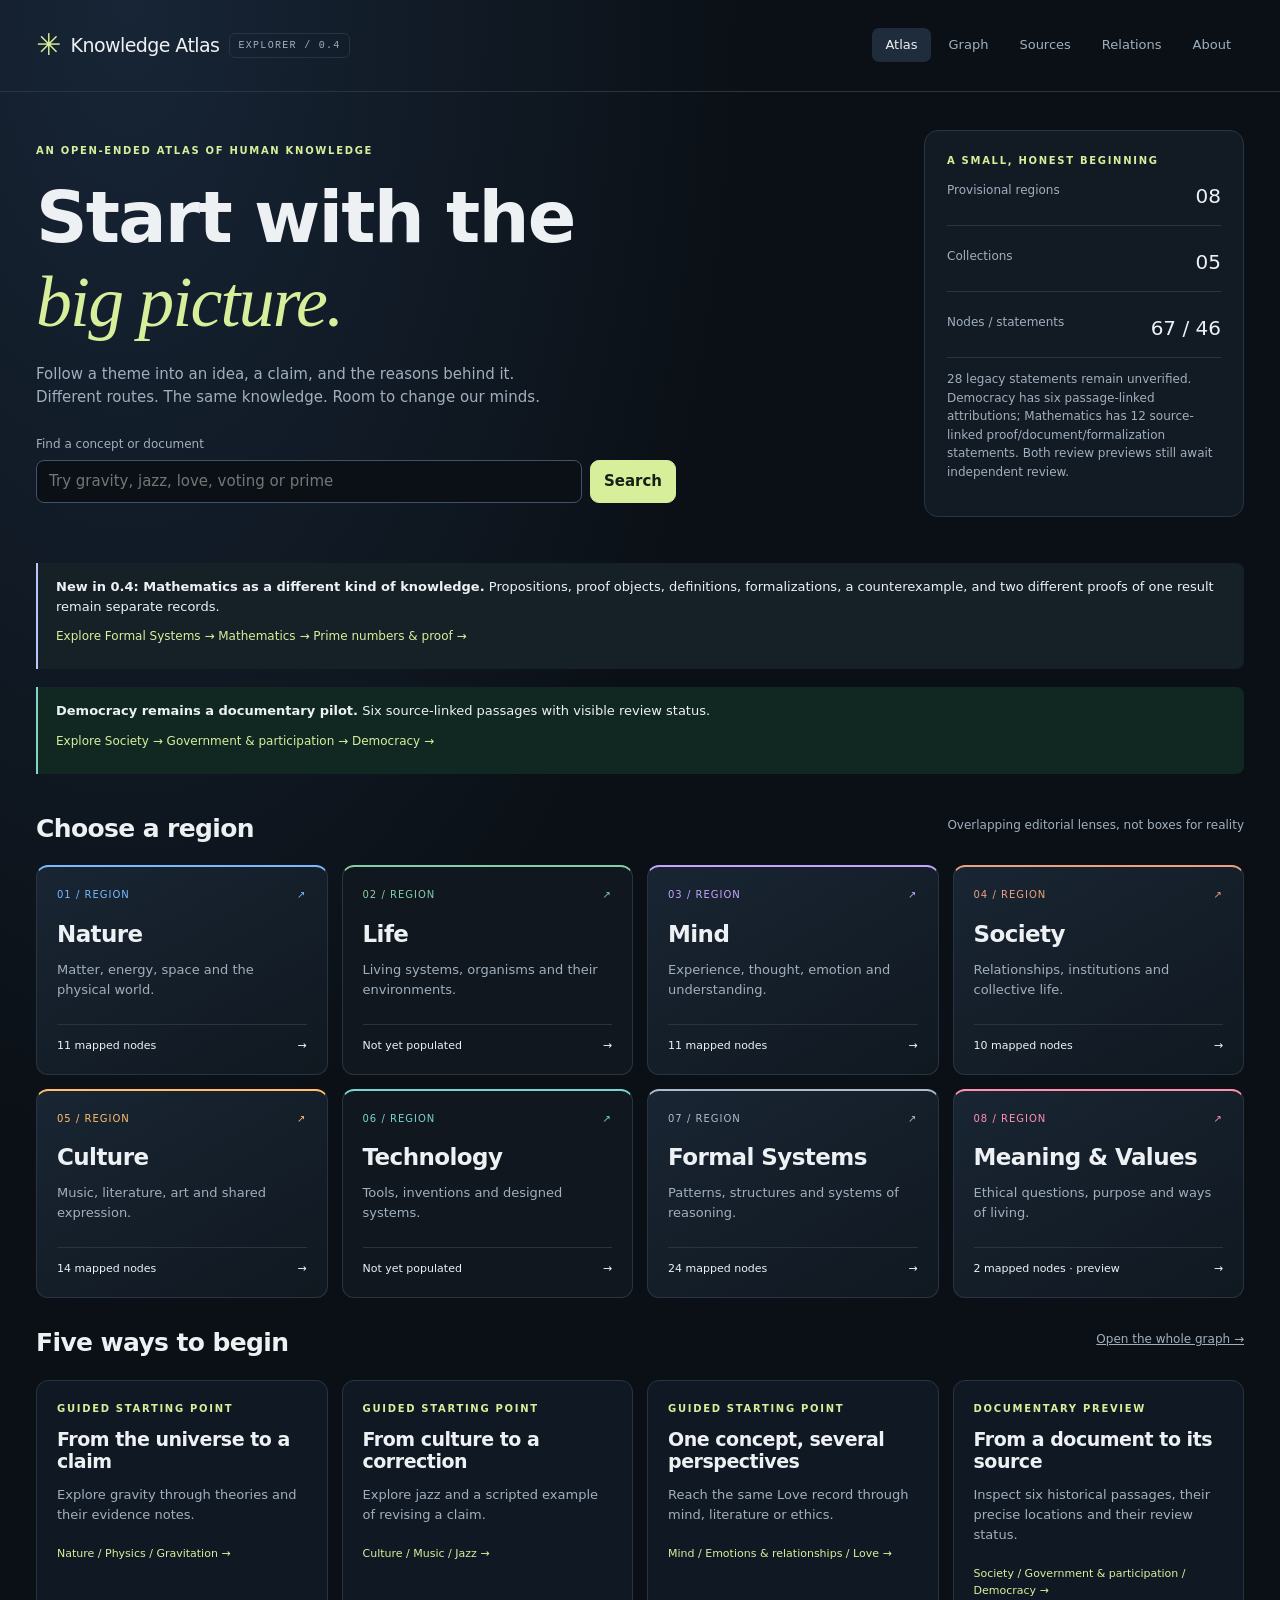
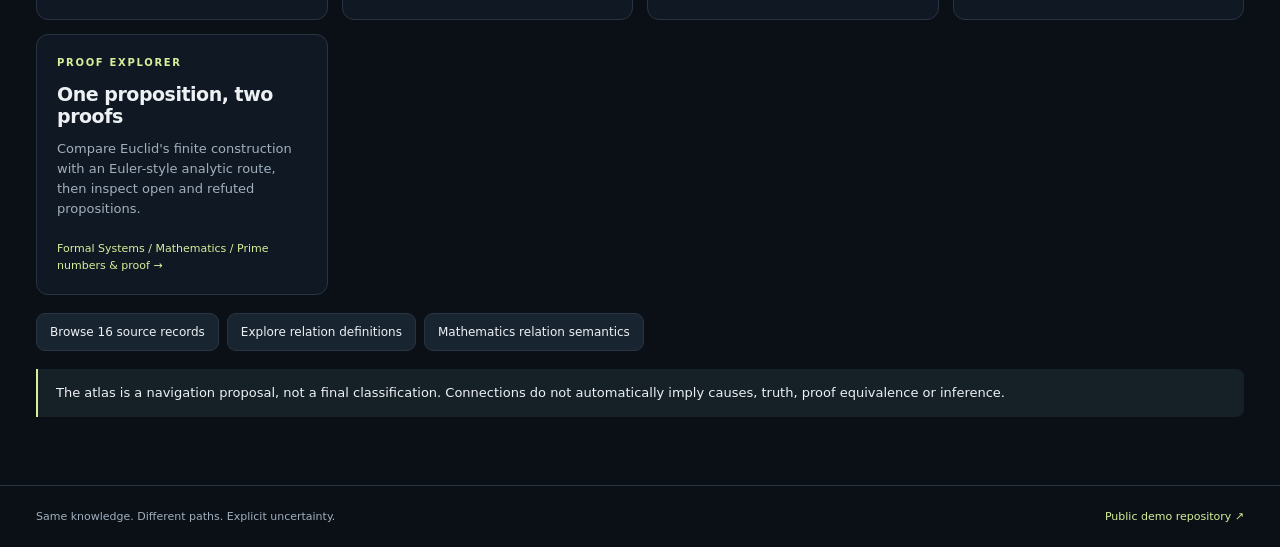
<file: index.html>
<!doctype html>
<html lang="en">
<head><meta charset="utf-8"><meta name="viewport" content="width=device-width,initial-scale=1"><meta name="description" content="Browse a small, provenance-aware atlas of knowledge. Five collections, proof structures, source passages and explicit review boundaries."><title>Knowledge Atlas · Explorer 0.4</title><link rel="stylesheet" href="assets/live-v03.css?v=0.3.0"><link rel="stylesheet" href="assets/math-v04.css?v=0.4.0"></head>
<body>
<a class="skip" href="#main" onclick="event.preventDefault();document.getElementById('main').focus()">Skip to content</a>
<header class="top"><a href="#atlas" class="brand"><span class="brand-mark" aria-hidden="true">✳</span> Knowledge Atlas <span class="edition">EXPLORER / 0.4</span></a><nav aria-label="Main"><a href="#atlas" data-tab="atlas">Atlas</a><a href="#map/all" data-tab="map">Graph</a><a href="#sources" data-tab="sources">Sources</a><a href="#relations" data-tab="relations">Relations</a><a href="#about" data-tab="about">About</a></nav></header>
<main id="main" tabindex="-1"><h1>Opening the atlas…</h1><p>No data is changed when you browse.</p></main>
<footer><span>Same knowledge. Different paths. Explicit uncertainty.</span><a href="https://github.com/VasPappas/Knowledge-Graph-Demo" target="_blank" rel="noopener noreferrer">Public demo repository ↗</a></footer>
<noscript><p>This interactive demonstration needs JavaScript enabled. The data can be inspected in the public repository.</p></noscript>
<script type="module" src="assets/live-v04.mjs?v=0.4.0"></script>
</body></html>
</file>
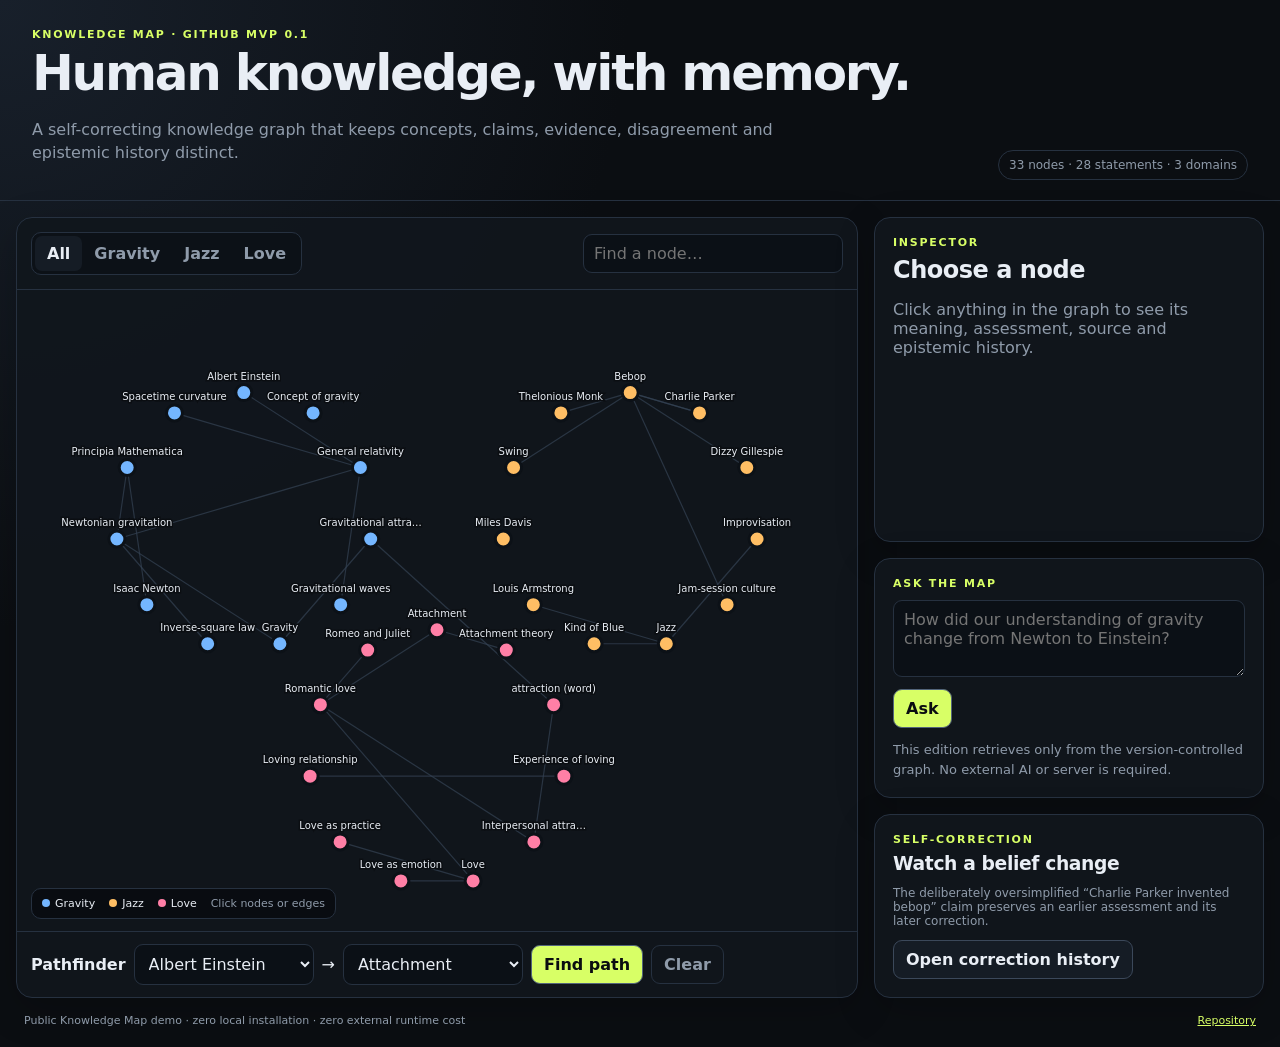
<file: archive/v0.1.html>
<!doctype html>
<html lang="en">
<head>
<meta charset="utf-8">
<meta name="viewport" content="width=device-width,initial-scale=1">
<title>Knowledge Map MVP</title>
<style>
:root{--bg:#0b0e12;--panel:#11161d;--line:#263140;--text:#e9eef5;--muted:#8f9baa;--accent:#d8ff66;--g:#74b6ff;--j:#ffbe64;--l:#ff7fa6;font-family:Inter,ui-sans-serif,system-ui,-apple-system,BlinkMacSystemFont,"Segoe UI",sans-serif}
*{box-sizing:border-box}body{margin:0;background:radial-gradient(circle at top left,#18202b 0,var(--bg) 38%);color:var(--text);min-height:100vh}button,input,textarea,select{font:inherit}button{cursor:pointer}
header{display:flex;align-items:flex-end;justify-content:space-between;gap:18px;padding:28px 32px 20px;border-bottom:1px solid var(--line)}h1{margin:3px 0 0;font-size:clamp(28px,4vw,50px);letter-spacing:-.045em;font-weight:650}.eyebrow{font-size:11px;letter-spacing:.16em;color:var(--accent);font-weight:800}.sub{max-width:760px;color:var(--muted);line-height:1.45}.health{font-size:12px;color:var(--muted);border:1px solid var(--line);border-radius:999px;padding:7px 10px;white-space:nowrap}
.layout{display:grid;grid-template-columns:minmax(0,1fr) 390px;gap:16px;padding:16px}.panel{background:rgba(17,22,29,.93);border:1px solid var(--line);border-radius:16px;box-shadow:0 12px 40px rgba(0,0,0,.2)}.workspace{min-height:760px;display:flex;flex-direction:column;overflow:hidden}
.toolbar{display:flex;gap:12px;justify-content:space-between;align-items:center;padding:14px;border-bottom:1px solid var(--line)}.seg{display:flex;background:#0c1117;border:1px solid var(--line);border-radius:10px;padding:3px}.seg button{color:var(--muted);background:transparent;border:0;padding:8px 12px;border-radius:7px}.seg button.active{background:#151c25;color:var(--text)}
input,textarea,select{background:#0b1016;color:var(--text);border:1px solid var(--line);border-radius:9px;padding:9px 10px;outline:none}input:focus,textarea:focus,select:focus{border-color:#53657b}#search{width:min(260px,36vw)}
.graphwrap{flex:1;position:relative;min-height:590px;overflow:hidden}svg{width:100%;height:100%;min-height:590px;display:block}.edge{stroke:#344253;stroke-width:1.2;opacity:.72}.edge:hover,.edge.path{stroke:var(--accent);stroke-width:3;opacity:1}.node{cursor:pointer}.node circle{stroke:#0c1117;stroke-width:3}.node:hover circle,.node.sel circle,.node.path circle{stroke:var(--accent);stroke-width:4}.node text{fill:var(--text);font-size:10px;pointer-events:none;paint-order:stroke;stroke:#0b0e12;stroke-width:3px}.dim{opacity:.1!important}
.legend{position:absolute;left:14px;bottom:12px;display:flex;gap:14px;align-items:center;flex-wrap:wrap;background:rgba(8,11,15,.8);border:1px solid var(--line);padding:8px 10px;border-radius:10px;font-size:11px}.dot{width:8px;height:8px;border-radius:50%;display:inline-block;margin-right:5px}.dot.g{background:var(--g)}.dot.j{background:var(--j)}.dot.l{background:var(--l)}
.pathbar{border-top:1px solid var(--line);padding:12px 14px;display:flex;gap:8px;align-items:center;flex-wrap:wrap}.pathbar select{max-width:180px}
button{border:1px solid #53657b;color:#0a0d10;background:var(--accent);font-weight:750;border-radius:9px;padding:9px 12px}button.secondary{color:var(--text);background:#151c25;border-color:#3b485a}button.ghost{color:var(--muted);background:transparent;border-color:var(--line)}
.sidebar{display:flex;flex-direction:column;gap:16px}.card{padding:18px}.inspector{min-height:325px;max-height:520px;overflow:auto}h2,h3{margin:7px 0 8px;letter-spacing:-.02em}.muted{color:var(--muted)}.small{font-size:12px}.badge{display:inline-flex;border:1px solid var(--line);background:#0b1016;padding:4px 7px;border-radius:999px;font-size:11px;color:#aeb8c5;margin:3px 3px 3px 0}.status{color:var(--accent)}
.stlist{display:flex;flex-direction:column;gap:7px;margin-top:12px}.st{padding:9px 10px;background:#0c1117;border:1px solid var(--line);border-radius:9px;font-size:12px;cursor:pointer}.st:hover{border-color:#53657b}.rel{color:#b5c0ce}.meta{display:grid;grid-template-columns:auto 1fr;gap:6px 9px;font-size:12px;margin:12px 0}.meta dt{color:var(--muted)}.meta dd{margin:0}.source{border-left:2px solid #42526a;padding-left:10px;margin:10px 0;font-size:12px}.history{border-left:1px solid #47576b;margin:10px 0 0 6px;padding-left:13px}.hi{position:relative;margin:10px 0;font-size:12px}.hi:before{content:"";position:absolute;width:7px;height:7px;border-radius:50%;background:var(--accent);left:-17px;top:5px}
textarea{width:100%;resize:vertical;margin:10px 0 8px}.answer{white-space:pre-wrap;line-height:1.5;font-size:13px;margin-top:12px;max-height:320px;overflow:auto}footer{display:flex;justify-content:space-between;gap:12px;padding:0 24px 20px;color:var(--muted);font-size:11px}footer a{color:var(--accent)}
@media(max-width:950px){.layout{grid-template-columns:1fr}.workspace{min-height:620px}.graphwrap,svg{min-height:470px}header{align-items:flex-start;flex-direction:column}}
</style>
</head>
<body>
<header><div><div class="eyebrow">KNOWLEDGE MAP · GITHUB MVP 0.1</div><h1>Human knowledge, with memory.</h1><p class="sub">A self-correcting knowledge graph that keeps concepts, claims, evidence, disagreement and epistemic history distinct.</p></div><div class="health" id="health"></div></header>
<main class="layout">
<section class="workspace panel">
<div class="toolbar"><div class="seg" id="domains"><button data-d="all" class="active">All</button><button data-d="gravity">Gravity</button><button data-d="jazz">Jazz</button><button data-d="love">Love</button></div><input id="search" type="search" placeholder="Find a node…"></div>
<div class="graphwrap"><svg id="graph" aria-label="Interactive knowledge graph"></svg><div class="legend"><span><i class="dot g"></i>Gravity</span><span><i class="dot j"></i>Jazz</span><span><i class="dot l"></i>Love</span><span class="muted">Click nodes or edges</span></div></div>
<div class="pathbar"><strong>Pathfinder</strong><select id="from"></select><span>→</span><select id="to"></select><button id="path">Find path</button><button id="clear" class="ghost">Clear</button></div>
</section>
<aside class="sidebar">
<section class="panel card inspector" id="inspect"><div class="eyebrow">INSPECTOR</div><h2>Choose a node</h2><p class="muted">Click anything in the graph to see its meaning, assessment, source and epistemic history.</p></section>
<section class="panel card"><div class="eyebrow">ASK THE MAP</div><textarea id="q" rows="3" placeholder="How did our understanding of gravity change from Newton to Einstein?"></textarea><button id="ask">Ask</button><div id="answer" class="answer muted">This edition retrieves only from the version-controlled graph. No external AI or server is required.</div></section>
<section class="panel card"><div class="eyebrow">SELF-CORRECTION</div><h3>Watch a belief change</h3><p class="muted small">The deliberately oversimplified “Charlie Parker invented bebop” claim preserves an earlier assessment and its later correction.</p><button id="corr" class="secondary">Open correction history</button></section>
</aside></main>
<footer><span>Public Knowledge Map demo · zero local installation · zero external runtime cost</span><a href="https://github.com/VasPappas/Knowledge-Graph-Demo" target="_blank">Repository</a></footer>
<script>
const N=[
["G01","Gravity","Phenomenon","gravity","The physical phenomenon associated with gravitational interaction."],
["G02","Concept of gravity","Concept","gravity","Human conceptual representations of gravity."],
["G03","Isaac Newton","Person","gravity","Mathematician and natural philosopher associated with classical gravitation."],
["G04","Principia Mathematica","Work","gravity","Newton's Mathematical Principles of Natural Philosophy."],
["G05","Newtonian gravitation","Theory","gravity","Classical theory of gravitation associated with Newton."],
["G06","Inverse-square law","Law","gravity","An inverse-square relationship used in Newtonian gravitation."],
["G07","Albert Einstein","Person","gravity","Physicist associated with general relativity."],
["G08","General relativity","Theory","gravity","Relativistic theory of gravitation."],
["G09","Spacetime curvature","Concept","gravity","Geometrical curvature of spacetime in general relativity."],
["G10","Gravitational waves","Phenomenon","gravity","Propagating disturbances of spacetime geometry."],
["G11","Gravitational attraction","Concept","gravity","Attraction in the physical gravitational sense."],
["J01","Jazz","Concept","jazz","An umbrella musical and cultural category with historically negotiated boundaries."],
["J02","Improvisation","Process","jazz","Musical creation or variation in performance."],
["J03","Swing","Concept","jazz","A rhythmic concept and historical jazz category."],
["J04","Bebop","Concept","jazz","A jazz style and movement associated with the 1940s."],
["J05","Louis Armstrong","Person","jazz","Jazz trumpeter and singer of major historical influence."],
["J06","Charlie Parker","Person","jazz","Saxophonist central to bebop's emergence."],
["J07","Dizzy Gillespie","Person","jazz","Trumpeter central to bebop's emergence."],
["J08","Thelonious Monk","Person","jazz","Pianist and composer associated with bebop."],
["J09","Miles Davis","Person","jazz","Trumpeter and bandleader associated with multiple jazz developments."],
["J10","Kind of Blue","Work","jazz","1959 Miles Davis album frequently associated with modal jazz."],
["J11","Jam-session culture","Process","jazz","Performance and social practices important to bebop's development."],
["L01","Love","Concept","love","An umbrella concept covering overlapping experiences, relations, practices and ideals."],
["L02","Experience of loving","State","love","A first-person or psychological state associated with loving."],
["L03","Loving relationship","Relationship","love","A relationship structured by forms of love."],
["L04","Romantic love","Concept","love","A culturally and psychologically significant form of love."],
["L05","Attachment","State","love","An enduring affective bond or attachment relation."],
["L06","Attachment theory","Theory","love","A psychological framework concerning attachment bonds."],
["L07","Love as emotion","Conception","love","A theoretical conception of love primarily as emotion."],
["L08","Love as practice","Conception","love","A theoretical or ethical conception of love as activity or practice."],
["L09","Romeo and Juliet","Work","love","Shakespearean tragedy prominently representing romantic love."],
["L10","Interpersonal attraction","Concept","love","Attraction between persons; related to some forms of romantic love."],
["L11","attraction (word)","Lexical object","love","The English word ‘attraction’, with physical and interpersonal senses."]
].map(x=>({id:x[0],name:x[1],type:x[2],domain:x[3],desc:x[4]}));
const S=[
["S01","G03","authored","G04","established","Bibliographic / historical sources","Newton authored Principia."],
["S02","G04","presents","G05","established","Principia","The work presents Newton's gravitational framework."],
["S03","G05","theory about","G01","strongly supported","History of physics","Newtonian gravitation is a theory of gravitational phenomena."],
["S04","G05","contains law","G06","established","Newtonian mechanics","The inverse-square relation is central to Newtonian gravitation."],
["S05","G07","developed","G08","strongly supported","Einstein's papers and histories of physics","Einstein played the central role in developing general relativity."],
["S06","G08","represents in terms of","G09","strongly supported","Einstein 1916 and later GR literature","General relativity represents gravitation through spacetime geometry."],
["S07","G08","predicts","G10","established","General relativity","General relativity predicts gravitational waves."],
["S08","G08","supersedes as more general","G05","strongly supported","Modern physics","GR is more general while Newtonian gravitation remains useful in restricted regimes."],
["S09","G11","related to","G01","strongly supported","Curated MVP statement","Gravitational attraction is a classical way of describing gravitational interaction."],
["J01S","J05","influenced","J01","strongly supported","Jazz histories","Armstrong exerted major influence on jazz performance and phrasing."],
["J02S","J06","contributed to emergence of","J04","strongly supported","Scott DeVeaux, The Birth of Bebop","Parker was a central contributor to bebop's emergence."],
["J03S","J07","contributed to emergence of","J04","strongly supported","Scott DeVeaux, The Birth of Bebop","Gillespie was a central contributor to bebop's emergence."],
["J04S","J08","contributed to emergence of","J04","strongly supported","Jazz histories","Monk belongs in the wider network around bebop's emergence."],
["J05S","J04","emerged from","J11","strongly supported","Scott DeVeaux, The Birth of Bebop","Jam-session practices were an important context for bebop."],
["J06S","J04","emerged from","J03","plausible","Ted Gioia, The History of Jazz","Bebop developed from the swing-era environment while transforming it."],
["J07S","J06","invented","J04","disputed","Curated correction demo","Sole-inventor language oversimplifies bebop's networked emergence."],
["J08S","J10","classified as","J01","strongly supported","Jazz histories","Kind of Blue is widely classified within jazz; genre classification remains contextual."],
["J09S","J01","related to","J02","strongly supported","Jazz histories","Improvisation is central, though not exclusive, to jazz practice."],
["L01S","L01","umbrella includes","L04","strongly supported","Curated ontology statement","Romantic love is one important family member under the broader concept."],
["L02S","L06","theory about","L05","established","John Bowlby, Attachment and Loss","Attachment theory concerns attachment bonds."],
["L03S","L05","related to","L04","strongly supported","Attachment literature","Attachment processes are relevant to many accounts of romantic love."],
["L04S","L07","characterizes","L01","plausible","Emotion-centered accounts","Love-as-emotion is one theoretical conception, not an ontology-wide fact."],
["L05S","L08","characterizes","L01","plausible","Erich Fromm, The Art of Loving","Love-as-practice is another conception of love."],
["L06S","L09","depicts","L04","strongly supported","William Shakespeare, Romeo and Juliet","Romantic love is a central subject of the play."],
["L07S","L03","related to","L02","plausible","Curated ontology statement","A loving relationship and an experience of loving are related but distinct."],
["X01","L11","has physical sense","G11","established","English lexical usage","The word attraction has a physical sense."],
["X02","L11","has interpersonal sense","L10","established","English lexical usage","The word attraction also has an interpersonal sense."],
["X03","L10","related to","L04","plausible","Psychology and ordinary language","Interpersonal attraction can participate in romantic love but is not identical with it."]
].map(x=>({id:x[0],s:x[1],r:x[2],o:x[3],status:x[4],source:x[5],why:x[6]}));
S.find(x=>x.id==="J07S").history=[
{date:"2026-01-15",status:"plausible",evidence:"low",why:"Earlier simplified framing: a prominent figure was treated as a sole inventor."},
{date:"2026-09-01",status:"disputed",evidence:"medium",why:"Sole-inventor language oversimplifies bebop's networked emergence.",supersedes:"2026-01-15 assessment"}
];
const by=id=>N.find(n=>n.id===id), st=id=>S.find(s=>s.id===id), color={gravity:"#74b6ff",jazz:"#ffbe64",love:"#ff7fa6"};
let domain="all",selected=null,pathNodes=new Set(),pathEdges=new Set(),graph={};
const svg=document.getElementById("graph"),ins=document.getElementById("inspect");
document.getElementById("health").textContent=`${N.length} nodes · ${S.length} statements · 3 domains`;
const esc=s=>String(s??"").replace(/[&<>"']/g,c=>({"&":"&amp;","<":"&lt;",">":"&gt;",'"':"&quot;","'":"&#39;"}[c]));
function current(){let ns=N.filter(n=>domain==="all"||n.domain===domain),ids=new Set(ns.map(n=>n.id));return{nodes:ns,edges:S.filter(e=>ids.has(e.s)&&ids.has(e.o))}}
function layout(ns,w,h){let res={},groups={gravity:[],jazz:[],love:[]};ns.forEach(n=>groups[n.domain].push(n));let active=Object.entries(groups).filter(x=>x[1].length),centers=active.length===1?[[w/2,h/2]]:active.length===2?[[w*.32,h/2],[w*.68,h/2]]:[[w*.27,h*.36],[w*.73,h*.36],[w*.5,h*.73]];active.forEach(([d,a],gi)=>{a.sort((x,y)=>x.name.localeCompare(y.name));let[cx,cy]=centers[gi],rad=Math.min(w,h)*(active.length===1?.34:.2);a.forEach((n,i)=>{let ang=-Math.PI/2+Math.PI*2*i/a.length;res[n.id]={x:cx+Math.cos(ang)*rad,y:cy+Math.sin(ang)*rad}})});return res}
function render(){graph=current();let rect=svg.getBoundingClientRect(),w=Math.max(700,rect.width||900),h=Math.max(500,rect.height||590),p=layout(graph.nodes,w,h);svg.setAttribute("viewBox",`0 0 ${w} ${h}`);let edges=graph.edges.map(e=>`<line class="edge${pathEdges.has(e.id)?" path":""}" data-e="${e.id}" x1="${p[e.s].x}" y1="${p[e.s].y}" x2="${p[e.o].x}" y2="${p[e.o].y}"><title>${esc(e.r)} · ${esc(e.status)}</title></line>`).join(""),nodes=graph.nodes.map(n=>`<g class="node${selected===n.id?" sel":""}${pathNodes.has(n.id)?" path":""}" data-n="${n.id}" transform="translate(${p[n.id].x},${p[n.id].y})"><circle r="8" fill="${color[n.domain]}"></circle><text y="-13" text-anchor="middle">${esc(n.name.length>21?n.name.slice(0,19)+"…":n.name)}</text><title>${esc(n.name)} · ${esc(n.type)}</title></g>`).join("");svg.innerHTML=`<g>${edges}</g><g>${nodes}</g>`;svg.querySelectorAll("[data-n]").forEach(el=>el.onclick=()=>showNode(el.dataset.n));svg.querySelectorAll("[data-e]").forEach(el=>el.onclick=e=>{e.stopPropagation();showStatement(el.dataset.e)});filter();fillSelects()}
function fillSelects(){let a=[...graph.nodes].sort((x,y)=>x.name.localeCompare(y.name));["from","to"].forEach((id,k)=>{let el=document.getElementById(id),old=el.value;el.innerHTML=a.map(n=>`<option value="${n.id}">${esc(n.name)}</option>`).join("");if(a.some(n=>n.id===old))el.value=old;else if(k&&a.length>1)el.selectedIndex=1})}
function badge(e){return`<span class="badge status">${esc(e.status)}</span>`}
function showNode(id){selected=id;render();let n=by(id),ss=S.filter(e=>e.s===id||e.o===id);ins.innerHTML=`<div class="eyebrow">NODE · ${n.domain.toUpperCase()}</div><h2>${esc(n.name)}</h2><span class="badge">${esc(n.type)}</span><p>${esc(n.desc)}</p><div class="stlist">${ss.map(e=>`<div class="st" data-st="${e.id}">${esc(by(e.s).name)} <span class="rel">— ${esc(e.r)} →</span> ${esc(by(e.o).name)}<br>${badge(e)}</div>`).join("")}</div>`;ins.querySelectorAll("[data-st]").forEach(x=>x.onclick=()=>showStatement(x.dataset.st))}
function showStatement(id){let e=st(id),hist=e.history||[{date:"2026-09-01",status:e.status,evidence:["established","strongly supported"].includes(e.status)?"high":"medium",why:e.why}];ins.innerHTML=`<div class="eyebrow">STATEMENT · ${e.id}</div><h2>${esc(by(e.s).name)}</h2><p><strong>${esc(e.r)}</strong> → ${esc(by(e.o).name)}</p>${badge(e)}<dl class="meta"><dt>Subject type</dt><dd>${esc(by(e.s).type)}</dd><dt>Object type</dt><dd>${esc(by(e.o).type)}</dd></dl><p class="small">${esc(e.why)}</p><h3>Source / provenance</h3><div class="source">${esc(e.source)}</div><h3>Assessment history</h3><div class="history">${hist.map(h=>`<div class="hi"><strong>${esc(h.status)}</strong> · ${esc(h.date)} · evidence ${esc(h.evidence)}<br><span class="muted">${esc(h.why)}</span>${h.supersedes?`<br><span class="muted">supersedes ${esc(h.supersedes)}</span>`:""}</div>`).join("")}</div>`}
function bfs(a,b){let adj=new Map(graph.nodes.map(n=>[n.id,[]]));graph.edges.forEach(e=>{adj.get(e.s)?.push([e.o,e]);adj.get(e.o)?.push([e.s,e])});let q=[a],prev=new Map([[a,null]]);while(q.length){let u=q.shift();if(u===b)break;for(let[v,e]of adj.get(u)||[])if(!prev.has(v)){prev.set(v,{u,e});q.push(v)}}if(!prev.has(b))return null;let ns=[],es=[],c=b;while(c){ns.push(c);let p=prev.get(c);if(!p)break;es.push(p.e);c=p.u}return{ns:ns.reverse(),es:es.reverse()}}
function findPath(){let a=document.getElementById("from").value,b=document.getElementById("to").value,p=bfs(a,b);if(!p){ins.innerHTML='<div class="eyebrow">PATH</div><h2>No path found</h2><p class="muted">Try the All view.</p>';return}pathNodes=new Set(p.ns);pathEdges=new Set(p.es.map(e=>e.id));render();ins.innerHTML=`<div class="eyebrow">PATH</div><h2>${esc(by(a).name)} → ${esc(by(b).name)}</h2><div class="stlist">${p.es.map(e=>`<div class="st" data-st="${e.id}">${esc(by(e.s).name)} <span class="rel">— ${esc(e.r)} →</span> ${esc(by(e.o).name)}</div>`).join("")}</div>`;ins.querySelectorAll("[data-st]").forEach(x=>x.onclick=()=>showStatement(x.dataset.st))}
function filter(){let t=document.getElementById("search").value.toLowerCase().trim(),ok=new Set;svg.querySelectorAll("[data-n]").forEach(el=>{let n=by(el.dataset.n),m=!t||n.name.toLowerCase().includes(t)||n.desc.toLowerCase().includes(t);el.classList.toggle("dim",!m);if(m)ok.add(n.id)});svg.querySelectorAll("[data-e]").forEach(el=>{let e=st(el.dataset.e);el.classList.toggle("dim",!!t&&!(ok.has(e.s)||ok.has(e.o)))})}
function ask(){let q=document.getElementById("q").value.toLowerCase().trim();if(!q)return;let toks=[...new Set(q.replace(/[^a-z0-9\s-]/g," ").split(/\s+/).filter(x=>x.length>2&&!["the","and","from","with","what","how","did","does","our","was","are"].includes(x)))],cand=S.map(e=>{if(domain!=="all"&&by(e.s).domain!==domain&&by(e.o).domain!==domain)return null;let txt=[by(e.s).name,by(e.s).desc,e.r,by(e.o).name,by(e.o).desc,e.why].join(" ").toLowerCase(),score=toks.reduce((n,t)=>n+(txt.includes(t)?1:0),0);return score?{e,score}:null}).filter(Boolean).sort((a,b)=>b.score-a.score).slice(0,7);let out=document.getElementById("answer");if(!cand.length){out.textContent="The current graph does not contain enough matching material. That gap is itself information for the next ingestion cycle.";return}out.textContent=`Retrieved ${cand.length} grounded statements:\n\n`+cand.map(x=>`• ${by(x.e.s).name} — ${x.e.r} → ${by(x.e.o).name} [${x.e.status}]`).join("\n")+"\n\nThe static MVP exposes the evidence packet instead of asking an external model to invent prose.";pathNodes=new Set(cand.flatMap(x=>[x.e.s,x.e.o]));render()}
document.querySelectorAll("#domains button").forEach(b=>b.onclick=()=>{document.querySelectorAll("#domains button").forEach(x=>x.classList.remove("active"));b.classList.add("active");domain=b.dataset.d;pathNodes.clear();pathEdges.clear();render()});
document.getElementById("search").oninput=filter;document.getElementById("path").onclick=findPath;document.getElementById("clear").onclick=()=>{pathNodes.clear();pathEdges.clear();render()};document.getElementById("ask").onclick=ask;document.getElementById("corr").onclick=()=>showStatement("J07S");render();
</script>
</body>
</html>
</file>
<file: assets/live-v03.css>
:root{color-scheme:dark;--bg:#0b1016;--panel:#121a24;--line:#293443;--text:#edf1f4;--muted:#a0afbe;--accent:#d7ef9b;--blue:#79baff;--jazz:#ffbf6e;--love:#ff91b0;--dem:#83d6be;font-family:Inter,ui-sans-serif,system-ui,-apple-system,BlinkMacSystemFont,"Segoe UI",sans-serif;font-size:15px;line-height:1.55}
*{box-sizing:border-box}body{margin:0;background:radial-gradient(ellipse at 10% 0,#172536 0,transparent 38%),var(--bg);color:var(--text)}a{color:inherit;text-decoration:none}button,input,select{font:inherit}button,a,input,select,summary{touch-action:manipulation}button,.button{border:1px solid var(--line);background:#192431;color:var(--text);border-radius:9px;padding:9px 13px;display:inline-block;cursor:pointer}.primary{background:var(--accent);color:#172018;border-color:var(--accent);font-weight:650}input,select{background:var(--bg);border:1px solid #425267;color:var(--text);border-radius:8px;padding:9px 12px;min-width:0;width:100%}a:focus-visible,button:focus-visible,summary:focus-visible,input:focus-visible,select:focus-visible,[tabindex]:focus-visible{outline:2px solid var(--accent);outline-offset:4px}.skip{position:fixed;top:-80px;z-index:100;background:var(--accent);color:#000;padding:12px}.skip:focus{top:4px}.top{max-width:1580px;margin:auto;display:flex;align-items:center;justify-content:space-between;padding:22px 36px;border-bottom:1px solid var(--line);gap:20px}.brand{font-size:19px;display:flex;align-items:center;gap:10px;flex-wrap:wrap;letter-spacing:-.03em}.brand-mark{font-size:30px;color:var(--accent)}.edition{font-family:monospace;font-size:10px;letter-spacing:.13em;color:var(--muted);padding:4px 8px;border:1px solid var(--line);border-radius:6px}.top nav{display:flex;flex-wrap:wrap;gap:5px}.top nav a{padding:7px 13px;border-radius:7px;color:var(--muted);font-size:13px}.top nav a[aria-current]{color:var(--text);background:#1e2c3b}
main{max-width:1480px;margin:auto;padding:28px 36px 50px;min-height:75vh}main:focus{outline:none}h1,h2,h3,h4{line-height:1.17;font-weight:600;letter-spacing:-.025em}h1{font-size:clamp(30px,4.6vw,58px);margin:18px 0}h2{font-size:25px;margin:22px 0 14px}h3{font-size:19px;margin:12px 0}p{margin:12px 0}em{font-family:Georgia,serif;font-weight:400;color:var(--accent)}.eyebrow{font-size:10px;letter-spacing:.17em;text-transform:uppercase;color:var(--accent);font-weight:650}.tiny,.muted{color:var(--muted)}.tiny{font-size:12px;line-height:1.55}.hero{display:grid;grid-template-columns:1fr 320px;gap:70px;align-items:center;padding:10px 0 28px}.hero h1{font-size:clamp(40px,5.6vw,72px)}.hero p{color:var(--muted);max-width:640px}.searchform{display:flex;gap:8px;align-items:end;max-width:640px;margin-top:22px}.searchform label{flex:1}.searchform input{margin-top:5px}.coverage,.panel,.inspector{border:1px solid var(--line);background:var(--panel);border-radius:14px;padding:22px}.stat{display:flex;justify-content:space-between;gap:15px;border-bottom:1px solid var(--line);padding:13px 0;margin-bottom:8px}.stat span{font-size:12px;color:var(--muted)}.stat strong{font-size:20px;font-weight:500}.sectionhead{display:flex;align-items:center;justify-content:space-between;gap:15px;margin:8px 0}.sectionhead a{text-decoration:underline}.realms{display:grid;grid-template-columns:repeat(4,minmax(0,1fr));gap:14px}.realm{border:1px solid var(--line);background:linear-gradient(150deg,#192533,#101820);border-radius:12px;padding:20px;border-top:2px solid var(--realm);transition:transform .15s}.realm:hover,.topiccard:hover,.journey:hover{border-color:var(--accent);transform:translateY(-2px)}.realm-top{font-size:10px;letter-spacing:.1em;color:var(--realm);display:flex;justify-content:space-between}.realm h3{font-size:23px;margin:18px 0 9px}.realm p{font-size:13px;color:var(--muted);min-height:42px}.realm-bottom{font-size:11px;border-top:1px solid var(--line);padding-top:12px;margin-top:22px;display:flex;justify-content:space-between}.realm.empty{background:#10171f}.journeys,.topics{display:grid;grid-template-columns:repeat(3,minmax(0,1fr));gap:14px}.journeys{grid-template-columns:repeat(4,minmax(0,1fr))}.journey,.topiccard{border:1px solid var(--line);background:#101923;border-radius:12px;padding:20px;transition:transform .15s}.journey p,.topiccard p{font-size:13px;color:var(--muted)}.trail{font-size:11px;color:var(--accent);margin-top:20px}.note{border-left:2px solid var(--accent);background:#152027;padding:14px 18px;border-radius:0 8px 8px 0;font-size:13px;margin:18px 0}.warn{border-color:#e9ba78;background:#211e1a}.preview{border-color:var(--dem);background:#102722}.tag{display:inline-block;max-width:100%;font-size:11px;color:var(--muted);padding:4px 7px;border:1px solid var(--line);border-radius:6px;margin:2px;overflow-wrap:anywhere}.tag.review{color:var(--dem)}.crumbs{display:flex;gap:10px;flex-wrap:wrap;font-size:12px;color:var(--muted);margin:3px 0 24px}.crumbs a{color:var(--accent)}.topicheader{max-width:850px;margin:16px 0 28px}.topicheader p{color:var(--muted)}.empty-state{padding:38px;border:1px dashed var(--line);border-radius:14px}.vspace{margin-top:24px}.maptitle{display:flex;justify-content:space-between;align-items:center;gap:20px}.maptitle h1{font-size:36px}.maptitle p{color:var(--muted);font-size:13px}.maplayout{display:grid;grid-template-columns:minmax(0,1fr) 365px;gap:18px;align-items:start}.canvaspanel{border:1px solid var(--line);border-radius:14px;overflow:hidden;background:#0c131c}.canvastop,.caption{font-size:11px;color:var(--muted);padding:12px 16px}.canvastop{border-bottom:1px solid var(--line);display:flex;justify-content:space-between;gap:10px;flex-wrap:wrap}svg#graph{width:100%;display:block;min-height:260px;aspect-ratio:960 / 600;background:radial-gradient(ellipse at center,#152331 0,#0c131c 70%)}.edge{fill:none;stroke:#8296a8;stroke-width:1.1;stroke-dasharray:4 5;opacity:.6}.edge.documentary{stroke:var(--dem);stroke-dasharray:2 3}.edge.path{stroke:var(--accent);stroke-width:3;opacity:1}.edgehit{fill:none;stroke:transparent;stroke-width:14;cursor:pointer}.edgehit:focus{stroke:#bdd98366}.gnode{cursor:pointer}.gnode circle{stroke:#0c131c;stroke-width:3}.gnode.selected circle,.gnode.path circle,.gnode:focus circle{stroke:var(--accent);stroke-width:4}.gnode text{fill:#dce5ec;font-size:11px;paint-order:stroke;stroke:#0c131c;stroke-width:4px;pointer-events:none}.node-index{padding:14px 16px;border-top:1px solid var(--line)}summary{cursor:pointer;font-size:13px}.nodebuttons{display:flex;gap:7px;flex-wrap:wrap;margin:12px 0}.nodebuttons a{font-size:12px;padding:5px 8px;border:1px solid var(--line);border-radius:7px}.nodebuttons a:hover{border-color:var(--accent)}.pathform{display:flex;flex-wrap:wrap;align-items:end;gap:9px;padding:14px;border-top:1px solid var(--line)}.pathform label{font-size:11px;color:var(--muted);flex:1;min-width:100px}.pathform select{font-size:12px;margin-top:5px}.pathform button{font-size:12px}.results{padding:0 16px 16px}.searchpanel{margin-top:16px}.inspector{max-height:1100px;overflow:auto;position:sticky;top:15px;overflow-wrap:anywhere}.inspector h2{font-size:25px}.inspector h3{font-size:16px;margin-top:26px}.stable-id,code{font-family:ui-monospace,monospace;font-size:11px;color:var(--muted);overflow-wrap:anywhere}.statement{display:block;border:1px solid var(--line);background:#0d1720;border-radius:9px;padding:12px;margin:9px 0;font-size:13px}.statement:hover{border-color:var(--accent)}.statement .tiny{margin-top:6px;font-size:10px}.statement strong{font-weight:600}.rel{color:#bfd698}.focus-route{display:block;font-size:12px;color:var(--accent);margin:10px 0}.fields{font-size:12px}.fields dt{color:var(--muted);margin-top:12px}.fields dd{margin:3px 0;overflow-wrap:anywhere}.source-note{font-size:12px;padding:12px;border:1px solid var(--line);border-radius:8px}.source-note a{color:var(--accent);text-decoration:underline}.links{display:flex;flex-wrap:wrap;gap:8px;margin:18px 0}.links .button{font-size:12px}.history{padding-left:20px;font-size:12px}.history li{margin-bottom:15px}.inspector pre{white-space:pre-wrap;overflow-wrap:anywhere;font-size:11px;color:var(--muted);max-height:400px;overflow:auto}.notice{font-size:13px;color:#f0c793}.about{max-width:900px}.registry-grid{display:grid;grid-template-columns:repeat(2,minmax(0,1fr));gap:14px}.registry-card{scroll-margin-top:15px}.registry-card:target{outline:2px solid var(--accent)}.registry-card p{font-size:13px}.filterbar{display:flex;gap:8px;flex-wrap:wrap;margin:20px 0}.filterbar a{font-size:12px}.highlight{border-color:var(--accent)!important}.doc-text{font-family:Georgia,serif;font-size:17px;line-height:1.6;margin:16px 0;color:#edf1df}footer{border-top:1px solid var(--line);display:flex;justify-content:space-between;gap:16px;padding:22px 36px;font-size:11px;color:var(--muted)}footer a{color:var(--accent)}
@media(max-width:1150px){.realms,.journeys{grid-template-columns:repeat(2,minmax(0,1fr))}.hero{gap:30px}.maplayout{grid-template-columns:minmax(0,1fr) 320px}}
@media(max-width:850px){.top{padding:16px 18px;flex-direction:column;align-items:flex-start;gap:10px}.top nav{width:100%;gap:1px}.top nav a{padding:7px 10px}main{padding:22px 18px 36px}.hero{grid-template-columns:1fr;gap:15px}.coverage{display:none}.maplayout{grid-template-columns:1fr}.inspector{position:static;max-height:none}.maptitle{flex-direction:column;align-items:flex-start;margin-bottom:20px}.topics,.registry-grid{grid-template-columns:1fr}.sectionhead{align-items:start;flex-direction:column}.realm{padding:16px}.realm h3{font-size:20px}.realm p{min-height:63px}.realm-bottom{font-size:10px}.journey{padding:16px}.journey h3{font-size:17px}.caption{font-size:10px}.searchform{flex-wrap:wrap}.searchform label{min-width:180px}.pathform{gap:8px}.pathform label{min-width:120px}footer{padding:20px 18px;flex-direction:column}h1{font-size:34px}.hero h1{font-size:48px}}
@media(prefers-reduced-motion:reduce){*{transition:none!important;scroll-behavior:auto!important}}
</file>
<file: assets/math-v04.css>
:root{--math:#b7c8ff}
.note.math{border-left-color:var(--math)}
.edge.mathematical{stroke:var(--math);stroke-dasharray:6 3}
.proof-grid{display:grid;grid-template-columns:repeat(2,minmax(0,1fr));gap:12px}
.proof-card,.status-grid a{border:1px solid var(--line);border-radius:10px;padding:14px;background:#101827}
.status-grid{display:grid;grid-template-columns:repeat(4,minmax(0,1fr));gap:8px}
@media(max-width:850px){.proof-grid,.status-grid{grid-template-columns:1fr}}
</file>
